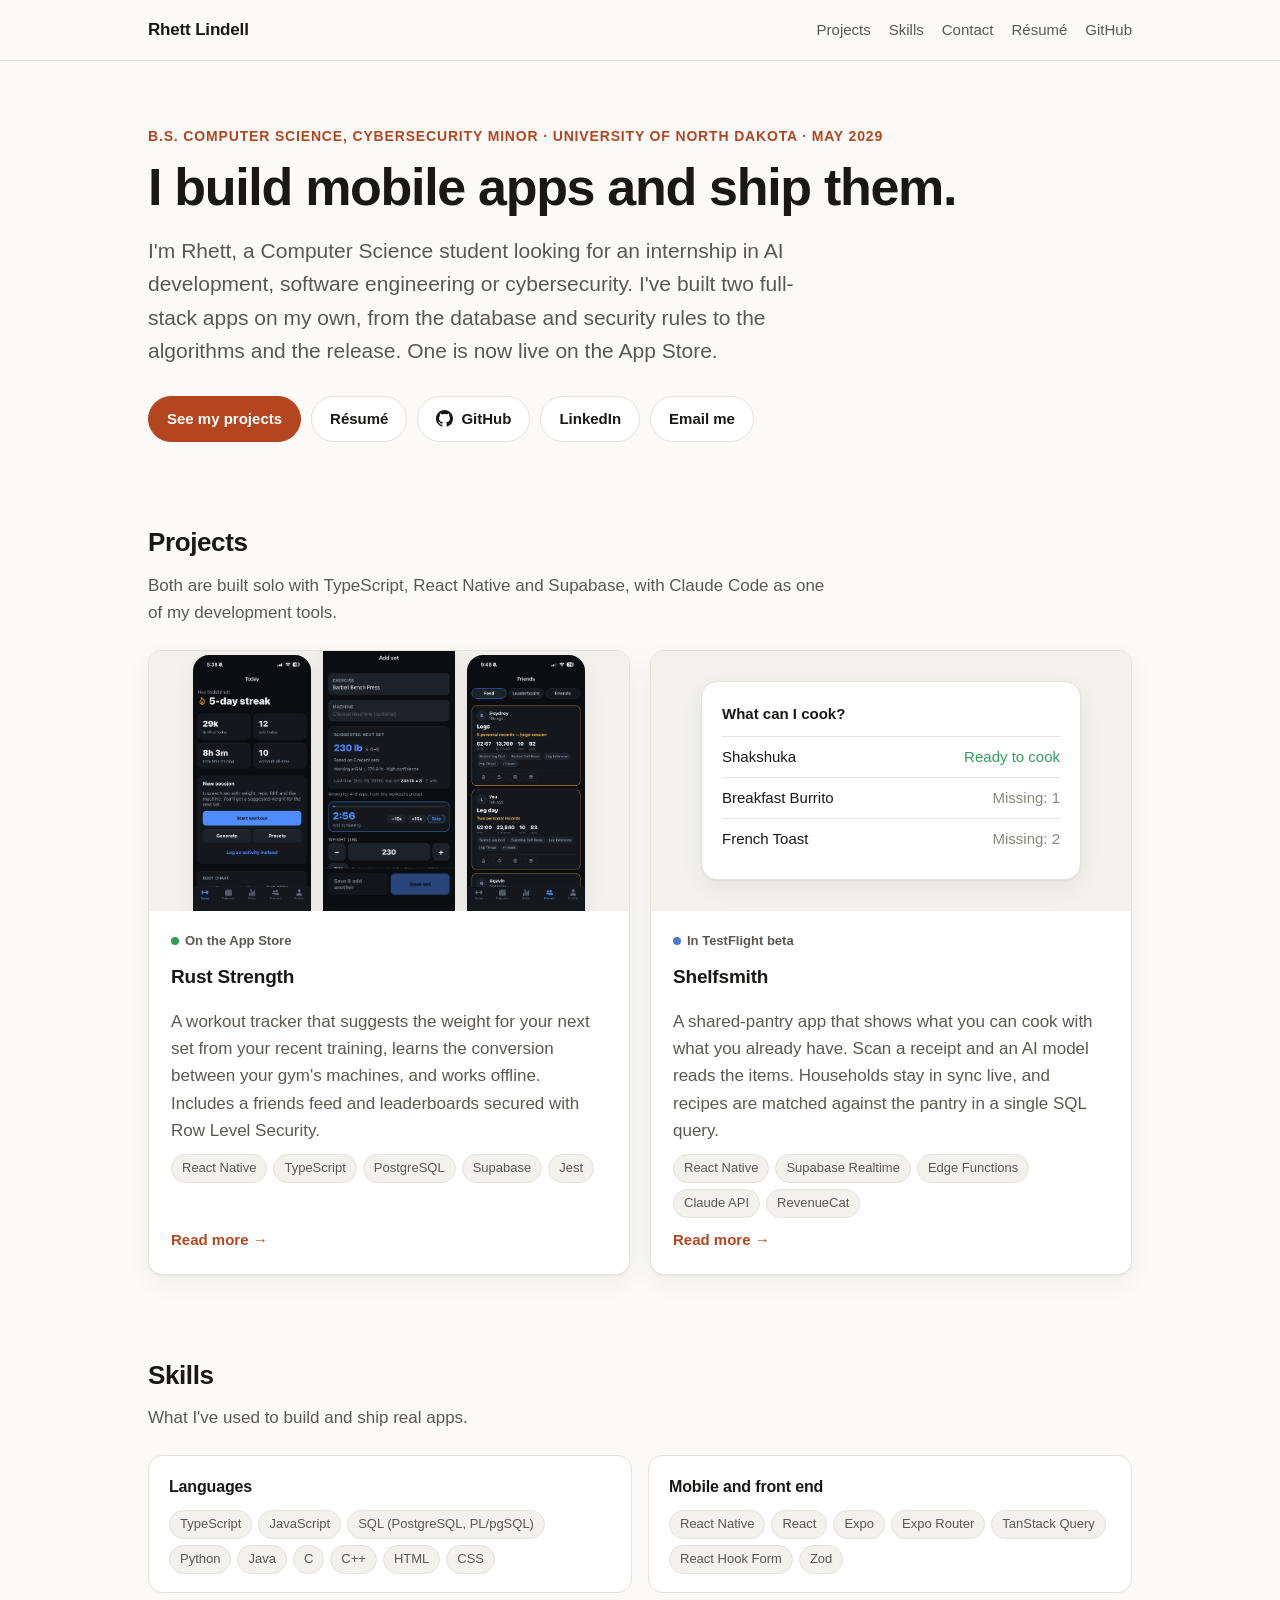
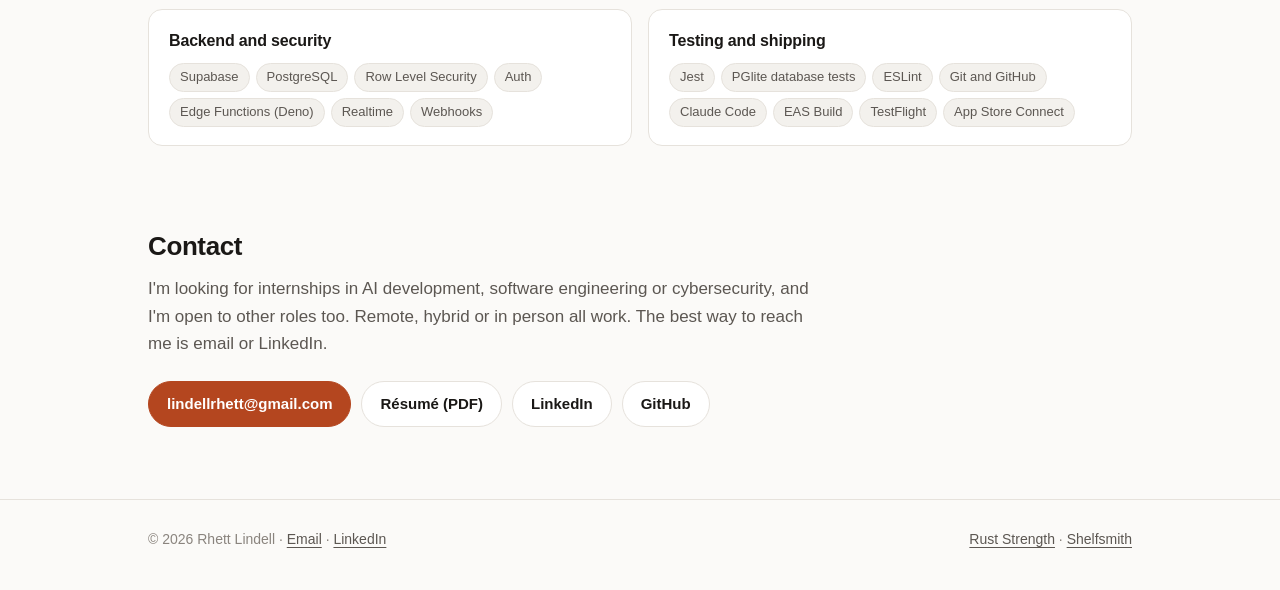
<file: index.html>
<!doctype html>
<html lang="en">
<head>
  <meta charset="utf-8" />
  <meta name="viewport" content="width=device-width, initial-scale=1" />
  <title>Rhett Lindell</title>
  <meta name="description" content="Rhett Lindell, Computer Science student at the University of North Dakota, looking for AI development, software engineering and cybersecurity internships. I build and ship full-stack mobile apps." />
  <meta property="og:title" content="Rhett Lindell" />
  <meta property="og:description" content="Computer Science and Cyber Security student. I build and ship full-stack mobile apps." />
  <meta property="og:image" content="https://lindellrhett-gif.github.io/images/rust-strength/suggestion.png" />
  <link rel="icon" href="images/rust-strength/icon.png" />
  <link rel="stylesheet" href="style.css" />
</head>
<body>
  <header class="site-header">
    <div class="wrap">
      <a class="brand" href="./">Rhett Lindell</a>
      <nav class="nav" aria-label="Main">
        <a href="#projects">Projects</a>
        <a href="#skills">Skills</a>
        <a href="#contact">Contact</a>
        <a href="resume.html">Résumé</a>
        <a href="https://github.com/lindellrhett-gif">GitHub</a>
      </nav>
    </div>
  </header>

  <main>
    <div class="wrap">
      <section class="hero">
        <p class="eyebrow">B.S. Computer Science, Cybersecurity minor · University of North Dakota · May 2029</p>
        <h1>I build mobile apps and ship them.</h1>
        <p class="lede">
          I'm Rhett, a Computer Science student looking for an internship in AI development,
          software engineering or cybersecurity.
          I've built two full-stack apps on my own, from the database and security rules
          to the algorithms and the release. One is now live on the App Store.
        </p>
        <div class="actions">
          <a class="btn primary" href="#projects">See my projects</a>
          <a class="btn" href="resume.html">Résumé</a>
          <a class="btn" href="https://github.com/lindellrhett-gif">
            <svg viewBox="0 0 16 16" fill="currentColor" aria-hidden="true"><path d="M8 0C3.58 0 0 3.58 0 8c0 3.54 2.29 6.53 5.47 7.59.4.07.55-.17.55-.38 0-.19-.01-.82-.01-1.49-2.01.37-2.53-.49-2.69-.94-.09-.23-.48-.94-.82-1.13-.28-.15-.68-.52-.01-.53.63-.01 1.08.58 1.23.82.72 1.21 1.87.87 2.33.66.07-.52.28-.87.51-1.07-1.78-.2-3.64-.89-3.64-3.95 0-.87.31-1.59.82-2.15-.08-.2-.36-1.02.08-2.12 0 0 .67-.21 2.2.82.64-.18 1.32-.27 2-.27.68 0 1.36.09 2 .27 1.53-1.04 2.2-.82 2.2-.82.44 1.1.16 1.92.08 2.12.51.56.82 1.27.82 2.15 0 3.07-1.87 3.75-3.65 3.95.29.25.54.73.54 1.48 0 1.07-.01 1.93-.01 2.2 0 .21.15.46.55.38A8.013 8.013 0 0016 8c0-4.42-3.58-8-8-8z"/></svg>
            GitHub
          </a>
          <a class="btn" href="https://www.linkedin.com/in/rhett-lindell">LinkedIn</a>
          <a class="btn" href="mailto:lindellrhett@gmail.com">Email me</a>
        </div>
      </section>

      <section id="projects">
        <h2>Projects</h2>
        <p class="section-intro">Both are built solo with TypeScript, React Native and Supabase, with Claude Code as one of my development tools.</p>

        <div class="projects">
          <a class="project" href="rust-strength.html">
            <div class="project-media">
              <img src="images/rust-strength/today.png" alt="" loading="lazy" />
              <img src="images/rust-strength/suggestion.png" alt="" loading="lazy" />
              <img src="images/rust-strength/friends.png" alt="" loading="lazy" />
            </div>
            <div class="project-body">
              <span class="status live">On the App Store</span>
              <h3>Rust Strength</h3>
              <p>
                A workout tracker that suggests the weight for your next set from your recent
                training, learns the conversion between your gym's machines, and works offline.
                Includes a friends feed and leaderboards secured with Row Level Security.
              </p>
              <ul class="tags">
                <li>React Native</li><li>TypeScript</li><li>PostgreSQL</li><li>Supabase</li><li>Jest</li>
              </ul>
              <span class="more">Read more →</span>
            </div>
          </a>

          <a class="project" href="shelfsmith.html">
            <div class="project-media text-only">
              <div class="tile" aria-hidden="true">
                <div class="tile-title">What can I cook?</div>
                <div class="row ok"><span>Shakshuka</span><span>Ready to cook</span></div>
                <div class="row"><span>Breakfast Burrito</span><span>Missing: 1</span></div>
                <div class="row"><span>French Toast</span><span>Missing: 2</span></div>
              </div>
            </div>
            <div class="project-body">
              <span class="status dev">In TestFlight beta</span>
              <h3>Shelfsmith</h3>
              <p>
                A shared-pantry app that shows what you can cook with what you already have.
                Scan a receipt and an AI model reads the items. Households stay in sync live,
                and recipes are matched against the pantry in a single SQL query.
              </p>
              <ul class="tags">
                <li>React Native</li><li>Supabase Realtime</li><li>Edge Functions</li><li>Claude API</li><li>RevenueCat</li>
              </ul>
              <span class="more">Read more →</span>
            </div>
          </a>
        </div>
      </section>

      <section id="skills">
        <h2>Skills</h2>
        <p class="section-intro">What I've used to build and ship real apps.</p>
        <div class="skills">
          <div class="skill">
            <h3>Languages</h3>
            <ul class="tags"><li>TypeScript</li><li>JavaScript</li><li>SQL (PostgreSQL, PL/pgSQL)</li><li>Python</li><li>Java</li><li>C</li><li>C++</li><li>HTML</li><li>CSS</li></ul>
          </div>
          <div class="skill">
            <h3>Mobile and front end</h3>
            <ul class="tags"><li>React Native</li><li>React</li><li>Expo</li><li>Expo Router</li><li>TanStack Query</li><li>React Hook Form</li><li>Zod</li></ul>
          </div>
          <div class="skill">
            <h3>Backend and security</h3>
            <ul class="tags"><li>Supabase</li><li>PostgreSQL</li><li>Row Level Security</li><li>Auth</li><li>Edge Functions (Deno)</li><li>Realtime</li><li>Webhooks</li></ul>
          </div>
          <div class="skill">
            <h3>Testing and shipping</h3>
            <ul class="tags"><li>Jest</li><li>PGlite database tests</li><li>ESLint</li><li>Git and GitHub</li><li>Claude Code</li><li>EAS Build</li><li>TestFlight</li><li>App Store Connect</li></ul>
          </div>
        </div>
      </section>

      <section id="contact">
        <h2>Contact</h2>
        <p class="section-intro">
          I'm looking for internships in AI development, software engineering or cybersecurity,
          and I'm open to other roles too. Remote, hybrid or in person all work.
          The best way to reach me is email or LinkedIn.
        </p>
        <div class="actions">
          <a class="btn primary" href="mailto:lindellrhett@gmail.com">lindellrhett@gmail.com</a>
          <a class="btn" href="Rhett-Lindell-Resume.pdf">Résumé (PDF)</a>
          <a class="btn" href="https://www.linkedin.com/in/rhett-lindell">LinkedIn</a>
          <a class="btn" href="https://github.com/lindellrhett-gif">GitHub</a>
        </div>
      </section>
    </div>
  </main>

  <footer class="site-footer">
    <div class="wrap">
      <span>© 2026 Rhett Lindell · <a href="mailto:lindellrhett@gmail.com">Email</a> · <a href="https://www.linkedin.com/in/rhett-lindell">LinkedIn</a></span>
      <span><a href="rust-strength.html">Rust Strength</a> · <a href="shelfsmith.html">Shelfsmith</a></span>
    </div>
  </footer>
</body>
</html>
</file>
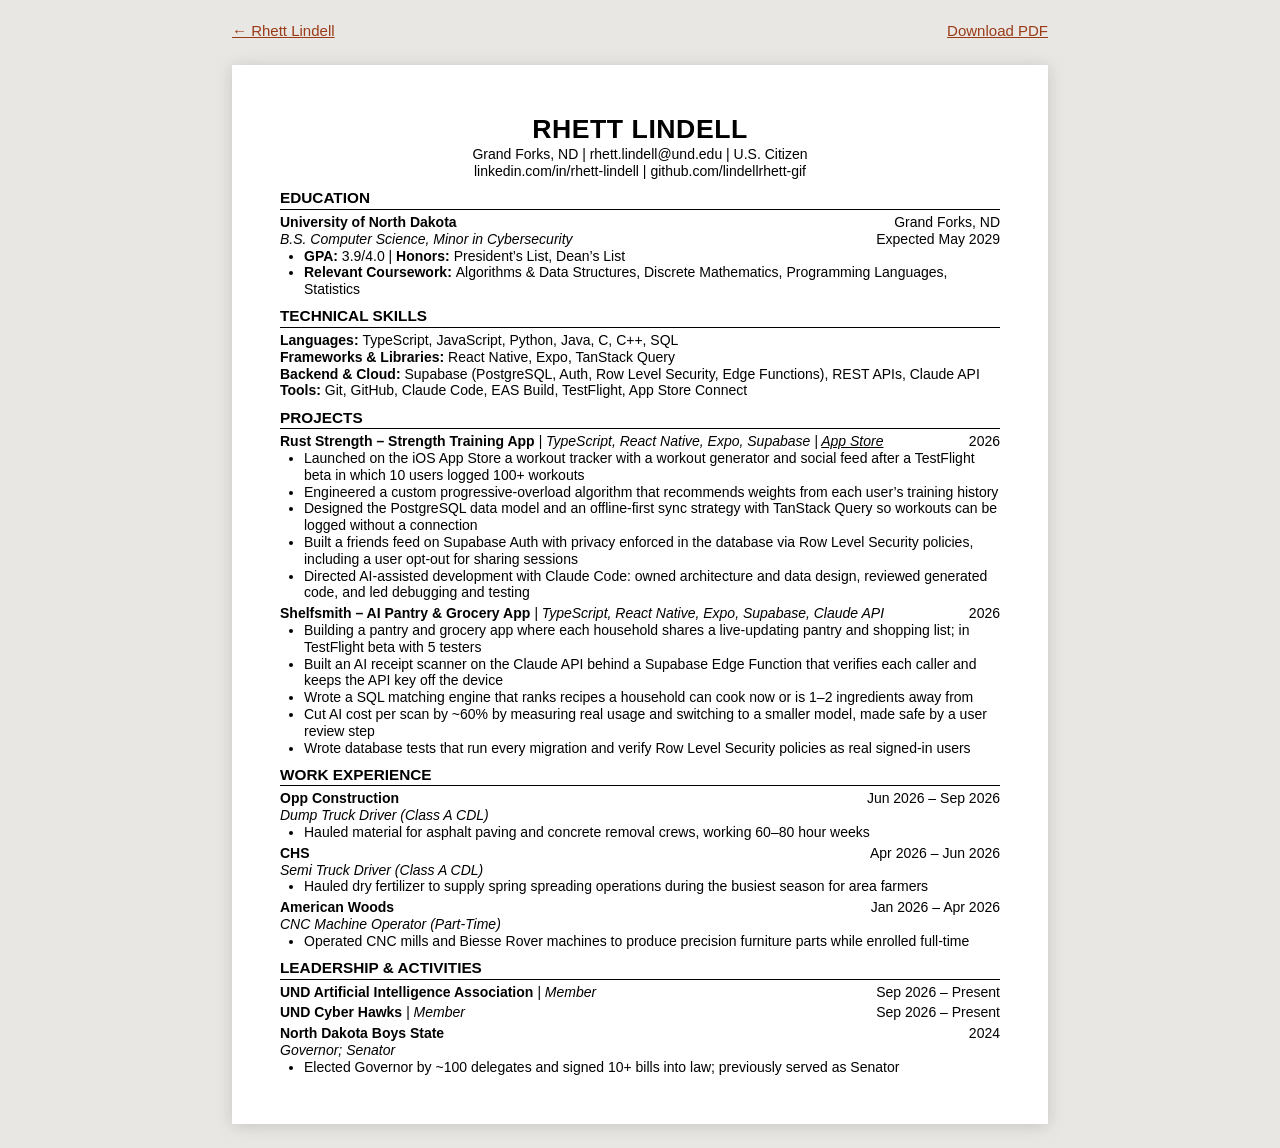
<file: resume.html>
<!doctype html>
<html lang="en">
<head>
<meta charset="utf-8" />
<meta name="viewport" content="width=device-width, initial-scale=1" />
<title>Résumé · Rhett Lindell</title>
<meta name="description" content="Résumé of Rhett Lindell, Computer Science student at the University of North Dakota." />
<link rel="icon" href="images/rust-strength/icon.png" />
<style>
  @page { size: letter; margin: 0.5in; }
  :root { --ink: #000; --paper: #fff; --rule: #000; }
  * { box-sizing: border-box; }
  body { margin: 0; background: #e9e7e3; color: var(--ink);
    font: 10.5pt/1.2 Calibri, Carlito, "Segoe UI", Arial, sans-serif; }
  .page { background: var(--paper); width: 8.5in; min-height: 11in; margin: 24px auto; padding: 0.5in;
    box-shadow: 0 2px 16px rgba(0,0,0,.15); }
  h1 { font-size: 20pt; text-align: center; margin: 0 0 1pt; letter-spacing: 0.02em; }
  .contact { text-align: center; margin: 0; }
  .contact a { color: inherit; text-decoration: none; }
  .row a { color: inherit; }
  h2 { font-size: 11.5pt; text-transform: uppercase; margin: 7pt 0 3pt; padding-bottom: 1pt;
    border-bottom: 0.75pt solid var(--rule); }
  p { margin: 0; }
  .row { display: flex; justify-content: space-between; gap: 12pt; }
  .row > span:last-child { white-space: nowrap; }
  .item + .item { margin-top: 3pt; }
  ul { margin: 0; padding-left: 0.25in; }
  li { margin: 0; }
  .toolbar { width: 8.5in; max-width: calc(100% - 32px); margin: 20px auto 0; display: flex; gap: 12px;
    justify-content: space-between; font: 15px/1.4 -apple-system, "Segoe UI", Roboto, Arial, sans-serif; }
  .toolbar a { color: #9a3b18; }
  @media (max-width: 860px) {
    .page { width: auto; min-height: 0; margin: 16px; padding: 20px 16px; }
    .row { flex-wrap: wrap; gap: 0 12pt; }
  }
  @media print {
    body { background: #fff; }
    .toolbar { display: none; }
    .page { width: auto; min-height: 0; margin: 0; padding: 0; box-shadow: none; }
  }
</style>
</head>
<body>
<nav class="toolbar"><a href="./">← Rhett Lindell</a><a href="Rhett-Lindell-Resume.pdf" download>Download PDF</a></nav>
<main class="page">
<h1>RHETT LINDELL</h1>
<p class="contact">Grand Forks, ND | <a href="mailto:rhett.lindell@und.edu">rhett.lindell@und.edu</a> | U.S. Citizen</p>
<p class="contact"><a href="https://www.linkedin.com/in/rhett-lindell">linkedin.com/in/rhett-lindell</a> | <a href="https://github.com/lindellrhett-gif">github.com/lindellrhett-gif</a></p>
<h2>Education</h2>
<div class="item"><p class="row"><b>University of North Dakota</b><span>Grand Forks, ND</span></p><p class="row"><i>B.S. Computer Science, Minor in Cybersecurity</i><span>Expected May 2029</span></p><ul><li><b>GPA: </b>3.9/4.0 | <b>Honors: </b>President’s List, Dean’s List</li><li><b>Relevant Coursework: </b>Algorithms &amp; Data Structures, Discrete Mathematics, Programming Languages, Statistics</li></ul></div>
<h2>Technical Skills</h2>
<p class="line"><b>Languages: </b>TypeScript, JavaScript, Python, Java, C, C++, SQL</p>
<p class="line"><b>Frameworks &amp; Libraries: </b>React Native, Expo, TanStack Query</p>
<p class="line"><b>Backend &amp; Cloud: </b>Supabase (PostgreSQL, Auth, Row Level Security, Edge Functions), REST APIs, Claude API</p>
<p class="line"><b>Tools: </b>Git, GitHub, Claude Code, EAS Build, TestFlight, App Store Connect</p>
<h2>Projects</h2>
<div class="item"><p class="row"><span><b>Rust Strength – Strength Training App</b><i>  |  TypeScript, React Native, Expo, Supabase  |  </i><a href="https://apps.apple.com/us/app/rust-strength/id6811736131"><i>App Store</i></a></span><span>2026</span></p><ul><li>Launched on the iOS App Store a workout tracker with a workout generator and social feed after a TestFlight beta in which 10 users logged 100+ workouts</li><li>Engineered a custom progressive-overload algorithm that recommends weights from each user’s training history</li><li>Designed the PostgreSQL data model and an offline-first sync strategy with TanStack Query so workouts can be logged without a connection</li><li>Built a friends feed on Supabase Auth with privacy enforced in the database via Row Level Security policies, including a user opt-out for sharing sessions</li><li>Directed AI-assisted development with Claude Code: owned architecture and data design, reviewed generated code, and led debugging and testing</li></ul></div>
<div class="item"><p class="row"><span><b>Shelfsmith – AI Pantry &amp; Grocery App</b><i>  |  TypeScript, React Native, Expo, Supabase, Claude API</i></span><span>2026</span></p><ul><li>Building a pantry and grocery app where each household shares a live-updating pantry and shopping list; in TestFlight beta with 5 testers</li><li>Built an AI receipt scanner on the Claude API behind a Supabase Edge Function that verifies each caller and keeps the API key off the device</li><li>Wrote a SQL matching engine that ranks recipes a household can cook now or is 1–2 ingredients away from</li><li>Cut AI cost per scan by ~60% by measuring real usage and switching to a smaller model, made safe by a user review step</li><li>Wrote database tests that run every migration and verify Row Level Security policies as real signed-in users</li></ul></div>
<h2>Work Experience</h2>
<div class="item"><p class="row"><b>Opp Construction</b><span>Jun 2026 – Sep 2026</span></p><p class="row"><i>Dump Truck Driver (Class A CDL)</i><span></span></p><ul><li>Hauled material for asphalt paving and concrete removal crews, working 60–80 hour weeks</li></ul></div>
<div class="item"><p class="row"><b>CHS</b><span>Apr 2026 – Jun 2026</span></p><p class="row"><i>Semi Truck Driver (Class A CDL)</i><span></span></p><ul><li>Hauled dry fertilizer to supply spring spreading operations during the busiest season for area farmers</li></ul></div>
<div class="item"><p class="row"><b>American Woods</b><span>Jan 2026 – Apr 2026</span></p><p class="row"><i>CNC Machine Operator (Part-Time)</i><span></span></p><ul><li>Operated CNC mills and Biesse Rover machines to produce precision furniture parts while enrolled full-time</li></ul></div>
<h2>Leadership &amp; Activities</h2>
<div class="item"><p class="row"><span><b>UND Artificial Intelligence Association</b><i>  |  Member</i></span><span>Sep 2026 – Present</span></p></div>
<div class="item"><p class="row"><span><b>UND Cyber Hawks</b><i>  |  Member</i></span><span>Sep 2026 – Present</span></p></div>
<div class="item"><p class="row"><b>North Dakota Boys State</b><span>2024</span></p><p class="row"><i>Governor; Senator</i><span></span></p><ul><li>Elected Governor by ~100 delegates and signed 10+ bills into law; previously served as Senator</li></ul></div>

</main>
</body>
</html>
</file>
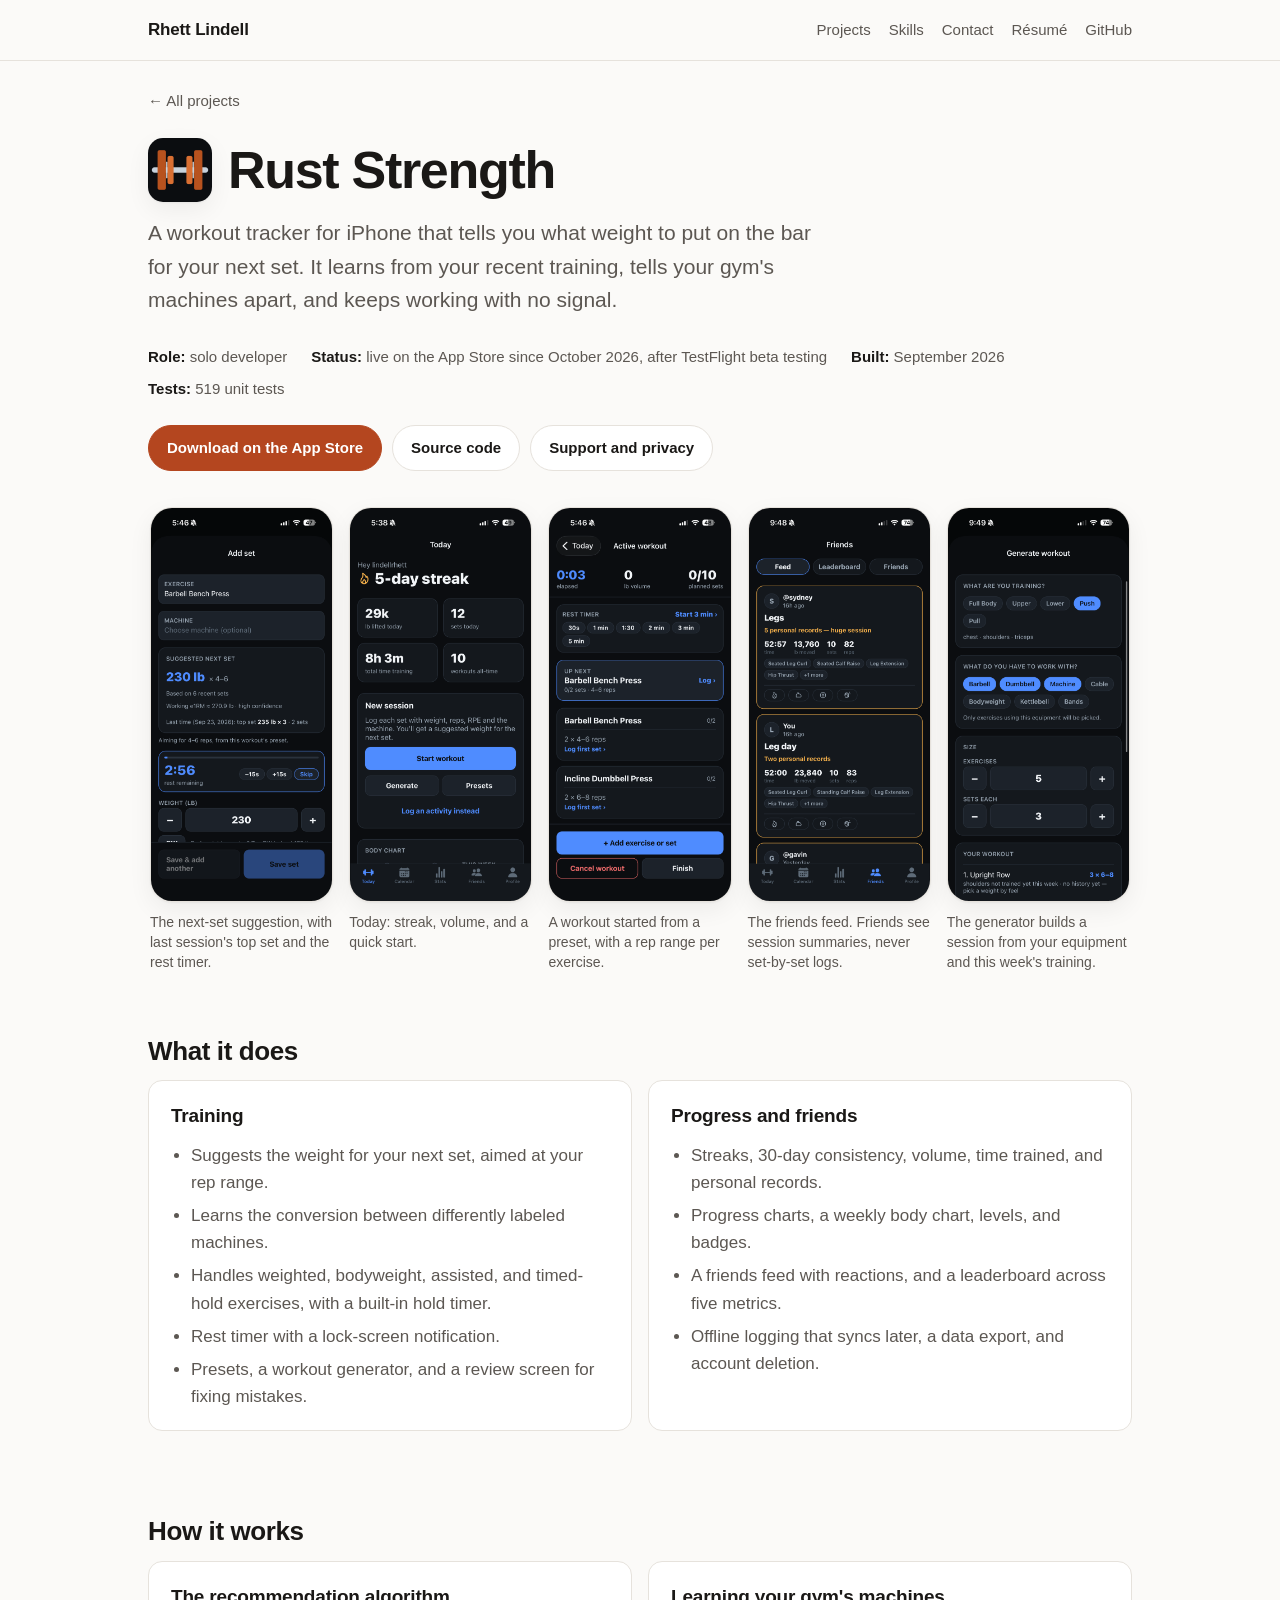
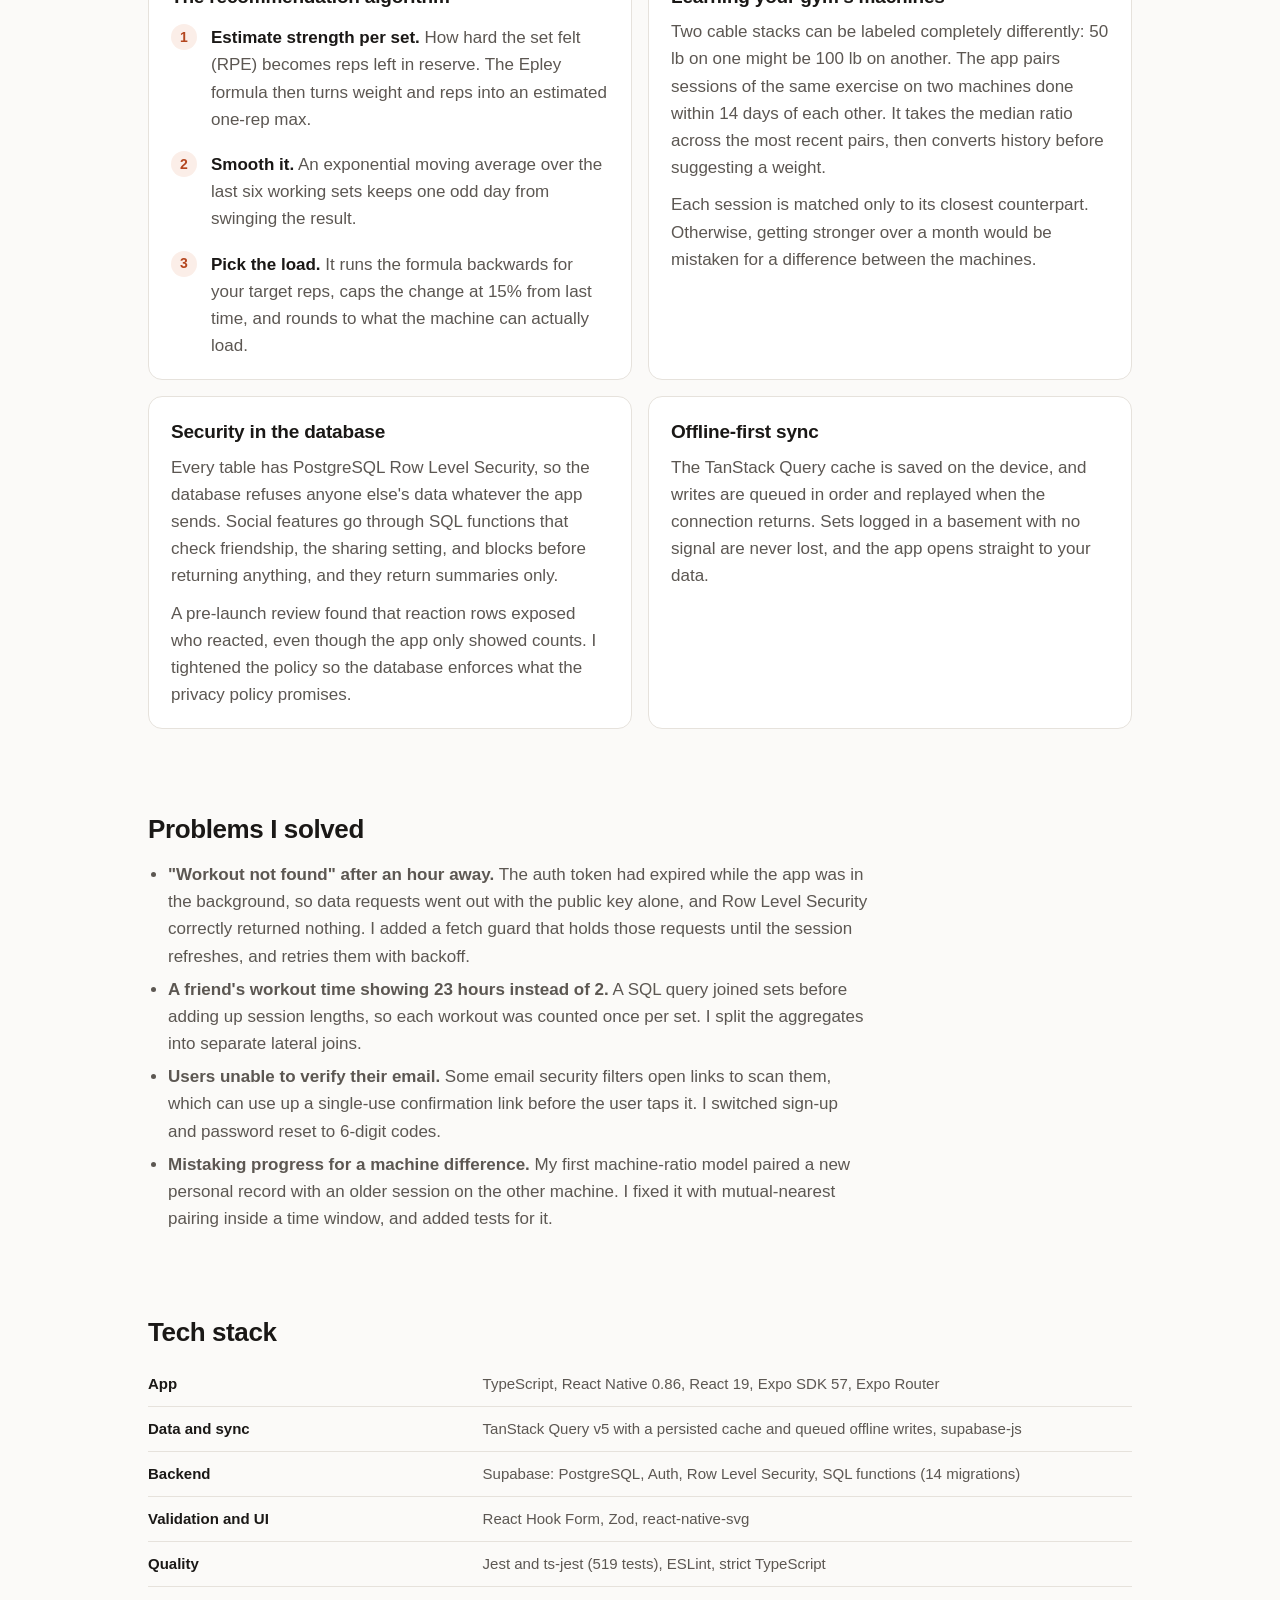
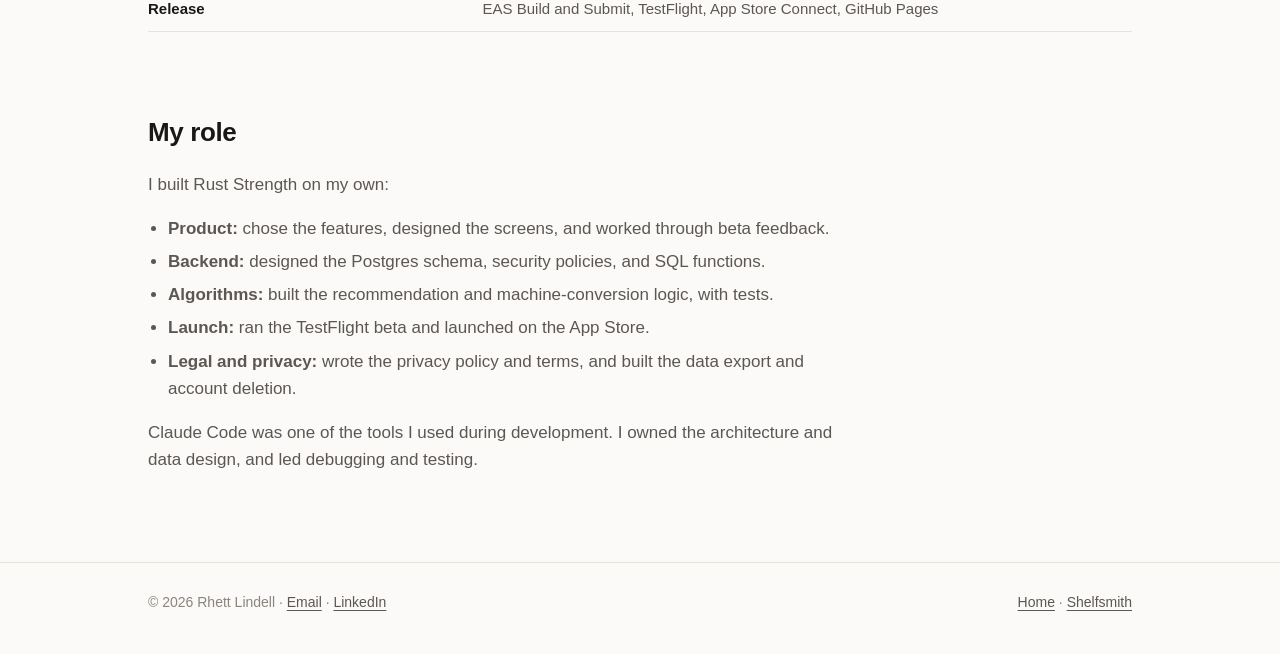
<file: rust-strength.html>
<!doctype html>
<html lang="en">
<head>
  <meta charset="utf-8" />
  <meta name="viewport" content="width=device-width, initial-scale=1" />
  <title>Rust Strength · Rhett Lindell</title>
  <meta name="description" content="Rust Strength, an iPhone workout tracker that suggests the weight for your next set. Built solo with React Native, TypeScript and Supabase." />
  <meta property="og:title" content="Rust Strength · Rhett Lindell" />
  <meta property="og:description" content="A workout tracker that suggests the weight for your next set and learns your gym's machines." />
  <meta property="og:image" content="https://lindellrhett-gif.github.io/images/rust-strength/suggestion.png" />
  <link rel="icon" href="images/rust-strength/icon.png" />
  <link rel="stylesheet" href="style.css" />
</head>
<body>
  <header class="site-header">
    <div class="wrap">
      <a class="brand" href="./">Rhett Lindell</a>
      <nav class="nav" aria-label="Main">
        <a href="./#projects">Projects</a>
        <a href="./#skills">Skills</a>
        <a href="./#contact">Contact</a>
        <a href="resume.html">Résumé</a>
        <a href="https://github.com/lindellrhett-gif">GitHub</a>
      </nav>
    </div>
  </header>

  <main>
    <div class="wrap">
      <a class="back" href="./#projects">← All projects</a>

      <section class="project-hero">
        <div class="title-row">
          <img src="images/rust-strength/icon.png" alt="Rust Strength app icon" />
          <h1>Rust Strength</h1>
        </div>
        <p class="lede">
          A workout tracker for iPhone that tells you what weight to put on the bar for your
          next set. It learns from your recent training, tells your gym's machines apart, and
          keeps working with no signal.
        </p>
        <ul class="facts">
          <li><strong>Role:</strong> solo developer</li>
          <li><strong>Status:</strong> live on the App Store since October 2026, after TestFlight beta testing</li>
          <li><strong>Built:</strong> September 2026</li>
          <li><strong>Tests:</strong> 519 unit tests</li>
        </ul>
        <div class="actions">
          <a class="btn primary" href="https://apps.apple.com/us/app/rust-strength/id6811736131">Download on the App Store</a>
          <a class="btn" href="https://github.com/lindellrhett-gif/rust-strength-app">Source code</a>
          <a class="btn" href="https://lindellrhett-gif.github.io/rust-strength/">Support and privacy</a>
        </div>
      </section>

      <div class="gallery" role="list">
        <figure role="listitem">
          <img src="images/rust-strength/suggestion.png" alt="Add set screen suggesting 230 lb for 4 to 6 reps, with the estimated one-rep max, last session's top set and a rest timer" loading="lazy" />
          <figcaption>The next-set suggestion, with last session's top set and the rest timer.</figcaption>
        </figure>
        <figure role="listitem">
          <img src="images/rust-strength/today.png" alt="Today screen with a 5-day streak, pounds lifted, sets and total training time" loading="lazy" />
          <figcaption>Today: streak, volume, and a quick start.</figcaption>
        </figure>
        <figure role="listitem">
          <img src="images/rust-strength/workout.png" alt="Active workout started from a preset, with planned sets and rep ranges" loading="lazy" />
          <figcaption>A workout started from a preset, with a rep range per exercise.</figcaption>
        </figure>
        <figure role="listitem">
          <img src="images/rust-strength/friends.png" alt="Friends feed of finished sessions with personal records, volume, sets and reps" loading="lazy" />
          <figcaption>The friends feed. Friends see session summaries, never set-by-set logs.</figcaption>
        </figure>
        <figure role="listitem">
          <img src="images/rust-strength/generate.png" alt="Workout generator choosing a push day from barbell, dumbbell and machine exercises" loading="lazy" />
          <figcaption>The generator builds a session from your equipment and this week's training.</figcaption>
        </figure>
      </div>

      <section>
        <h2>What it does</h2>
        <div class="grid-2">
          <div class="card">
            <h3>Training</h3>
            <ul>
              <li>Suggests the weight for your next set, aimed at your rep range.</li>
              <li>Learns the conversion between differently labeled machines.</li>
              <li>Handles weighted, bodyweight, assisted, and timed-hold exercises, with a built-in hold timer.</li>
              <li>Rest timer with a lock-screen notification.</li>
              <li>Presets, a workout generator, and a review screen for fixing mistakes.</li>
            </ul>
          </div>
          <div class="card">
            <h3>Progress and friends</h3>
            <ul>
              <li>Streaks, 30-day consistency, volume, time trained, and personal records.</li>
              <li>Progress charts, a weekly body chart, levels, and badges.</li>
              <li>A friends feed with reactions, and a leaderboard across five metrics.</li>
              <li>Offline logging that syncs later, a data export, and account deletion.</li>
            </ul>
          </div>
        </div>
      </section>

      <section>
        <h2>How it works</h2>
        <div class="grid-2">
          <div class="card">
            <h3>The recommendation algorithm</h3>
            <ol class="steps">
              <li><strong>Estimate strength per set.</strong> How hard the set felt (RPE) becomes reps left in reserve. The Epley formula then turns weight and reps into an estimated one-rep max.</li>
              <li><strong>Smooth it.</strong> An exponential moving average over the last six working sets keeps one odd day from swinging the result.</li>
              <li><strong>Pick the load.</strong> It runs the formula backwards for your target reps, caps the change at 15% from last time, and rounds to what the machine can actually load.</li>
            </ol>
          </div>
          <div class="card">
            <h3>Learning your gym's machines</h3>
            <p>
              Two cable stacks can be labeled completely differently: 50 lb on one might be 100 lb on
              another. The app pairs sessions of the same exercise on two machines done within
              14 days of each other. It takes the median ratio across the most recent pairs, then
              converts history before suggesting a weight.
            </p>
            <p>
              Each session is matched only to its closest counterpart. Otherwise, getting stronger
              over a month would be mistaken for a difference between the machines.
            </p>
          </div>
          <div class="card">
            <h3>Security in the database</h3>
            <p>
              Every table has PostgreSQL Row Level Security, so the database refuses anyone else's
              data whatever the app sends. Social features go through SQL functions that check
              friendship, the sharing setting, and blocks before returning anything, and they return
              summaries only.
            </p>
            <p>
              A pre-launch review found that reaction rows exposed who reacted, even though the app
              only showed counts. I tightened the policy so the database enforces what the privacy
              policy promises.
            </p>
          </div>
          <div class="card">
            <h3>Offline-first sync</h3>
            <p>
              The TanStack Query cache is saved on the device, and writes are queued in order and
              replayed when the connection returns. Sets logged in a basement with no signal are
              never lost, and the app opens straight to your data.
            </p>
          </div>
        </div>
      </section>

      <section class="prose">
        <h2>Problems I solved</h2>
        <ul>
          <li>
            <strong>"Workout not found" after an hour away.</strong> The auth token had expired while
            the app was in the background, so data requests went out with the public key alone, and
            Row Level Security correctly returned nothing. I added a fetch guard that holds those
            requests until the session refreshes, and retries them with backoff.
          </li>
          <li>
            <strong>A friend's workout time showing 23 hours instead of 2.</strong> A SQL query joined
            sets before adding up session lengths, so each workout was counted once per set. I split
            the aggregates into separate lateral joins.
          </li>
          <li>
            <strong>Users unable to verify their email.</strong> Some email security filters open links to
            scan them, which can use up a single-use confirmation link before the user taps it. I switched sign-up and
            password reset to 6-digit codes.
          </li>
          <li>
            <strong>Mistaking progress for a machine difference.</strong> My first machine-ratio model
            paired a new personal record with an older session on the other machine. I fixed it with
            mutual-nearest pairing inside a time window, and added tests for it.
          </li>
        </ul>
      </section>

      <section>
        <h2>Tech stack</h2>
        <table class="stack">
          <tr><th>App</th><td>TypeScript, React Native 0.86, React 19, Expo SDK 57, Expo Router</td></tr>
          <tr><th>Data and sync</th><td>TanStack Query v5 with a persisted cache and queued offline writes, supabase-js</td></tr>
          <tr><th>Backend</th><td>Supabase: PostgreSQL, Auth, Row Level Security, SQL functions (14 migrations)</td></tr>
          <tr><th>Validation and UI</th><td>React Hook Form, Zod, react-native-svg</td></tr>
          <tr><th>Quality</th><td>Jest and ts-jest (519 tests), ESLint, strict TypeScript</td></tr>
          <tr><th>Release</th><td>EAS Build and Submit, TestFlight, App Store Connect, GitHub Pages</td></tr>
        </table>
      </section>

      <section class="prose">
        <h2>My role</h2>
        <p>I built Rust Strength on my own:</p>
        <ul>
          <li><strong>Product:</strong> chose the features, designed the screens, and worked through beta feedback.</li>
          <li><strong>Backend:</strong> designed the Postgres schema, security policies, and SQL functions.</li>
          <li><strong>Algorithms:</strong> built the recommendation and machine-conversion logic, with tests.</li>
          <li><strong>Launch:</strong> ran the TestFlight beta and launched on the App Store.</li>
          <li><strong>Legal and privacy:</strong> wrote the privacy policy and terms, and built the data export and account deletion.</li>
        </ul>
        <p>Claude Code was one of the tools I used during development. I owned the architecture and data design, and led debugging and testing.</p>
      </section>
    </div>
  </main>

  <footer class="site-footer">
    <div class="wrap">
      <span>© 2026 Rhett Lindell · <a href="mailto:lindellrhett@gmail.com">Email</a> · <a href="https://www.linkedin.com/in/rhett-lindell">LinkedIn</a></span>
      <span><a href="./">Home</a> · <a href="shelfsmith.html">Shelfsmith</a></span>
    </div>
  </footer>
</body>
</html>
</file>
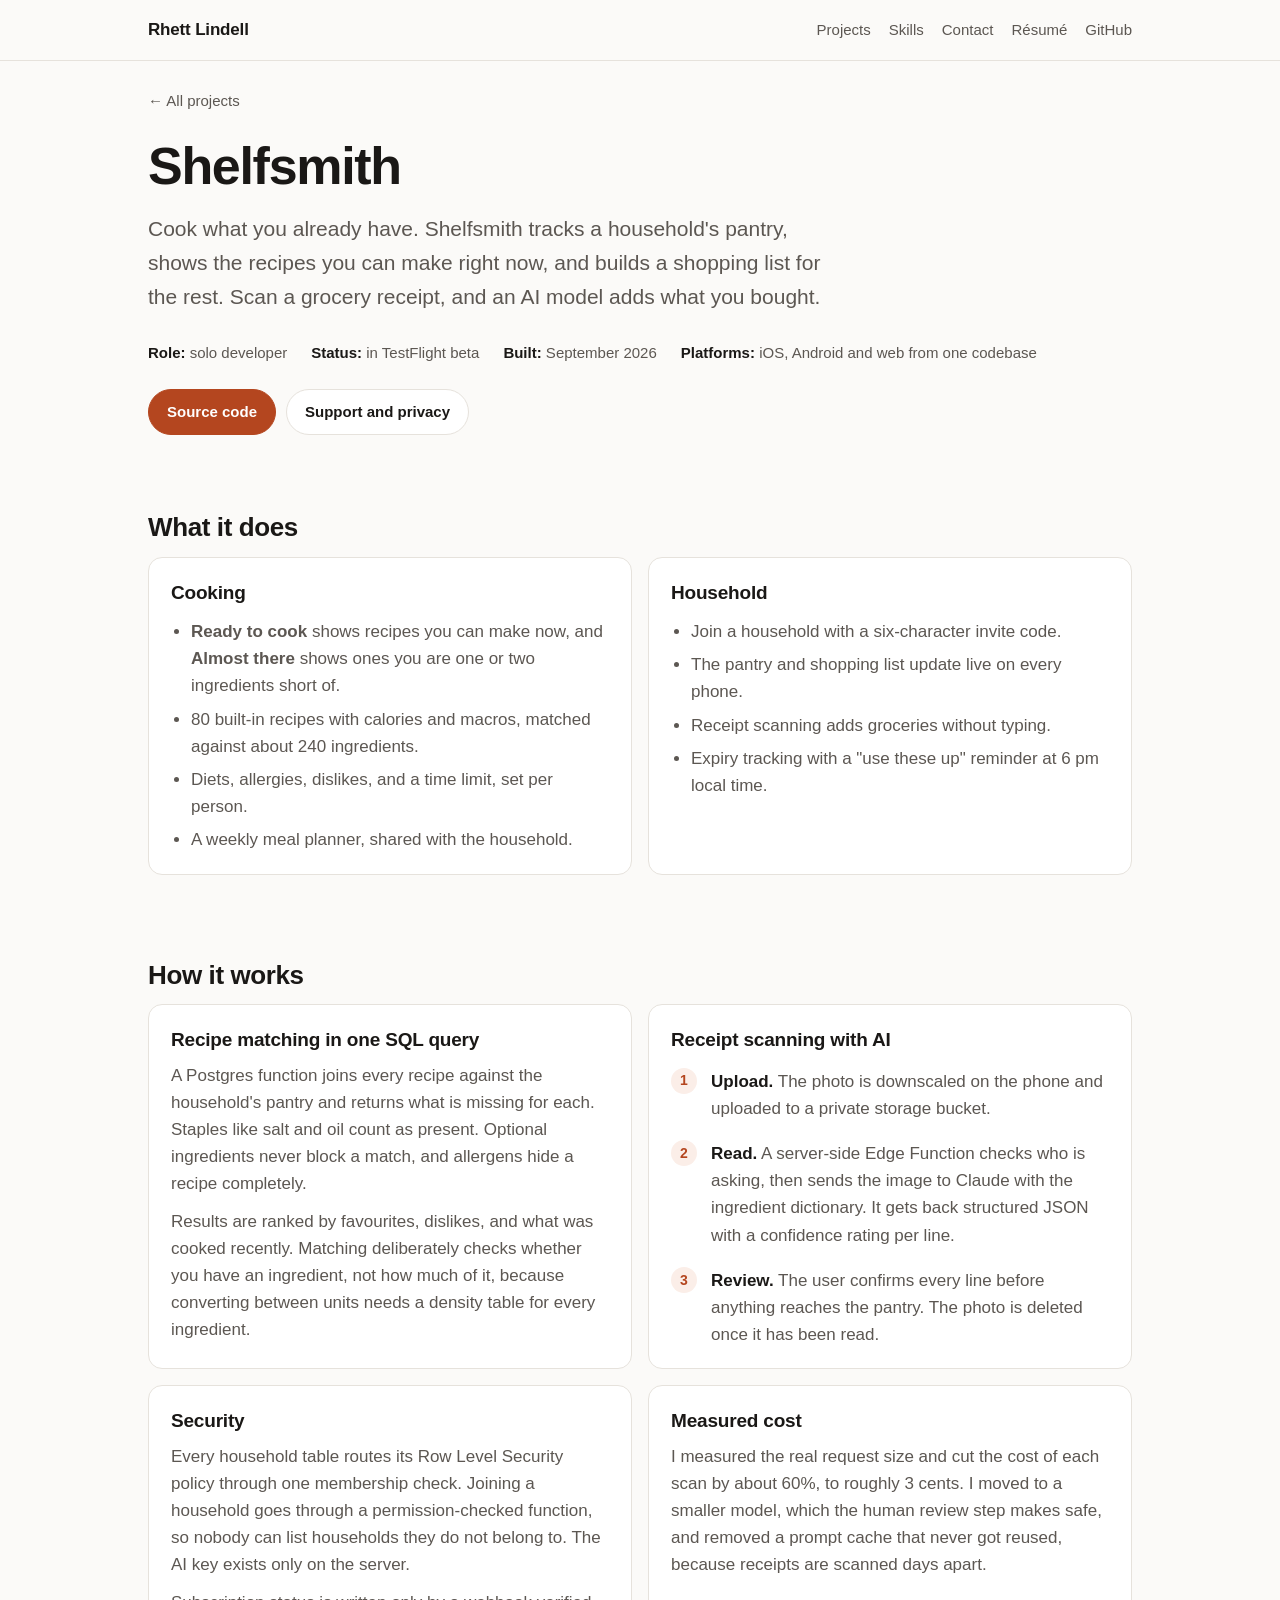
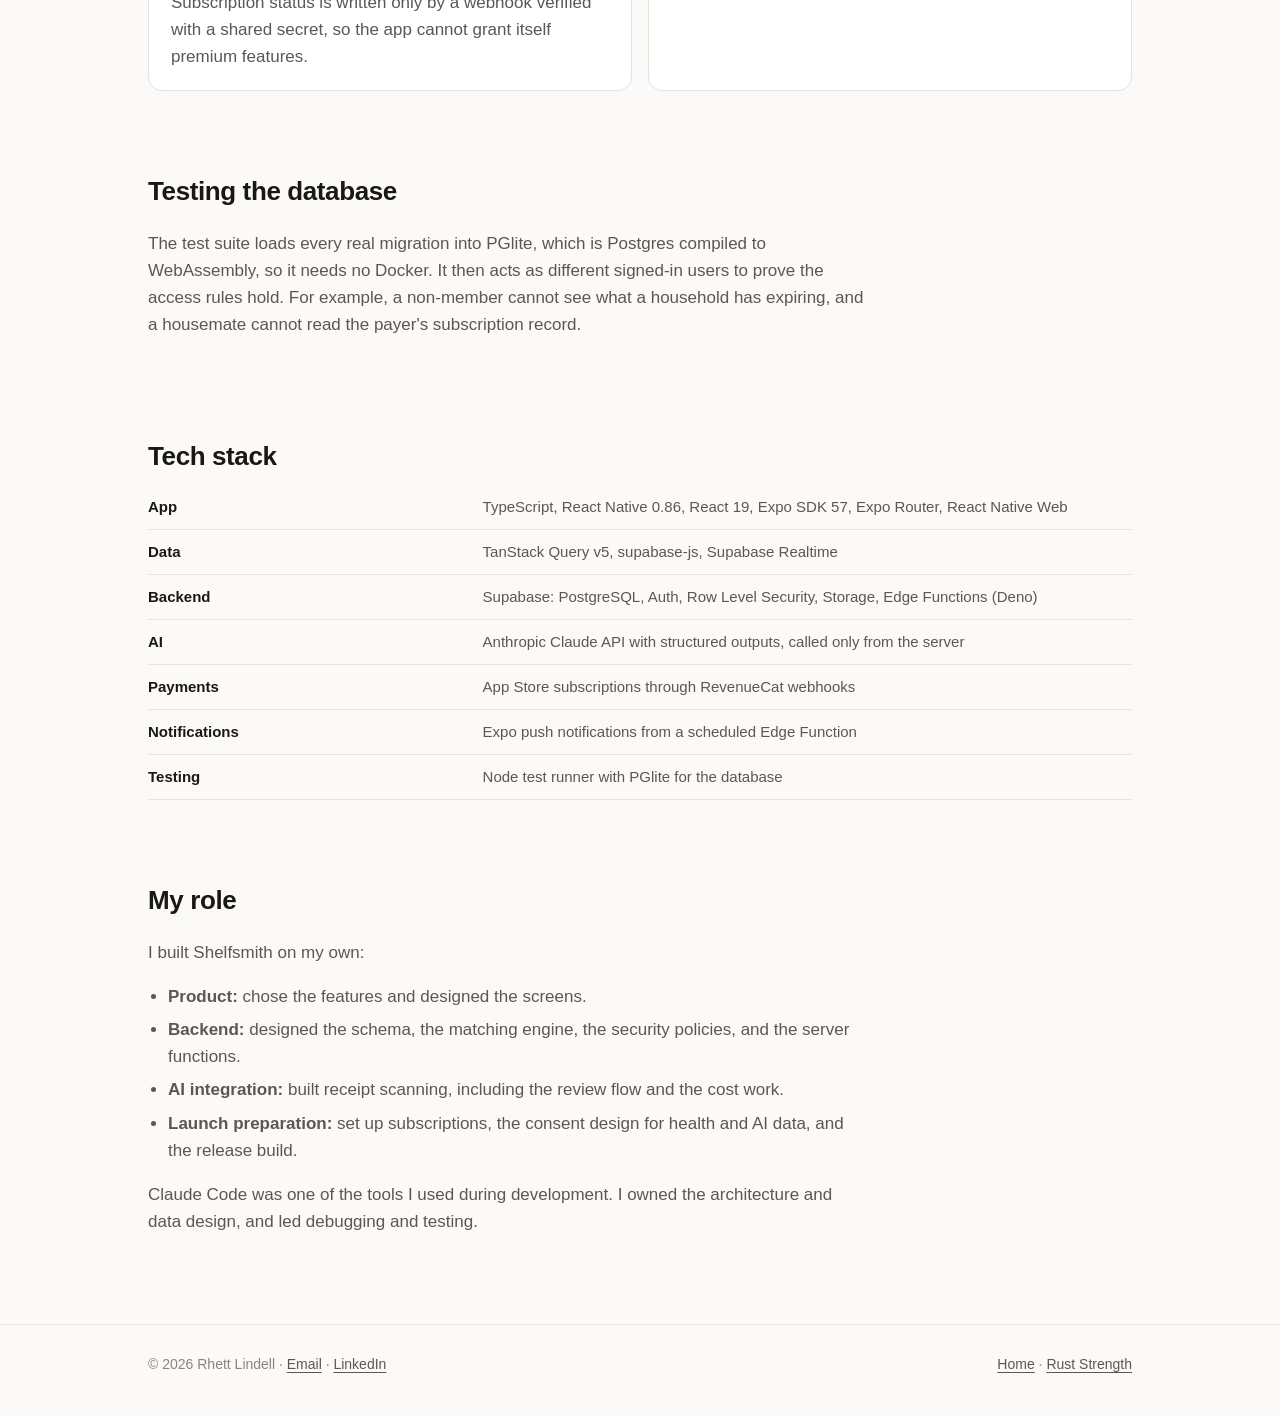
<file: shelfsmith.html>
<!doctype html>
<html lang="en">
<head>
  <meta charset="utf-8" />
  <meta name="viewport" content="width=device-width, initial-scale=1" />
  <title>Shelfsmith · Rhett Lindell</title>
  <meta name="description" content="Shelfsmith, a shared-pantry app that shows what you can cook with what you already have. Built solo with React Native, Supabase and the Claude API." />
  <meta property="og:title" content="Shelfsmith · Rhett Lindell" />
  <meta property="og:description" content="A shared-pantry app that shows what you can cook with what you already have." />
  <link rel="icon" href="images/rust-strength/icon.png" />
  <link rel="stylesheet" href="style.css" />
</head>
<body>
  <header class="site-header">
    <div class="wrap">
      <a class="brand" href="./">Rhett Lindell</a>
      <nav class="nav" aria-label="Main">
        <a href="./#projects">Projects</a>
        <a href="./#skills">Skills</a>
        <a href="./#contact">Contact</a>
        <a href="resume.html">Résumé</a>
        <a href="https://github.com/lindellrhett-gif">GitHub</a>
      </nav>
    </div>
  </header>

  <main>
    <div class="wrap">
      <a class="back" href="./#projects">← All projects</a>

      <section class="project-hero">
        <h1>Shelfsmith</h1>
        <p class="lede">
          Cook what you already have. Shelfsmith tracks a household's pantry, shows the recipes
          you can make right now, and builds a shopping list for the rest. Scan a grocery receipt,
          and an AI model adds what you bought.
        </p>
        <ul class="facts">
          <li><strong>Role:</strong> solo developer</li>
          <li><strong>Status:</strong> in TestFlight beta</li>
          <li><strong>Built:</strong> September 2026</li>
          <li><strong>Platforms:</strong> iOS, Android and web from one codebase</li>
        </ul>
        <div class="actions">
          <a class="btn primary" href="https://github.com/lindellrhett-gif/cooking-app">Source code</a>
          <a class="btn" href="https://lindellrhett-gif.github.io/shelfsmith/site/">Support and privacy</a>
        </div>
      </section>

      <section>
        <h2>What it does</h2>
        <div class="grid-2">
          <div class="card">
            <h3>Cooking</h3>
            <ul>
              <li><strong>Ready to cook</strong> shows recipes you can make now, and <strong>Almost there</strong> shows ones you are one or two ingredients short of.</li>
              <li>80 built-in recipes with calories and macros, matched against about 240 ingredients.</li>
              <li>Diets, allergies, dislikes, and a time limit, set per person.</li>
              <li>A weekly meal planner, shared with the household.</li>
            </ul>
          </div>
          <div class="card">
            <h3>Household</h3>
            <ul>
              <li>Join a household with a six-character invite code.</li>
              <li>The pantry and shopping list update live on every phone.</li>
              <li>Receipt scanning adds groceries without typing.</li>
              <li>Expiry tracking with a "use these up" reminder at 6 pm local time.</li>
            </ul>
          </div>
        </div>
      </section>

      <section>
        <h2>How it works</h2>
        <div class="grid-2">
          <div class="card">
            <h3>Recipe matching in one SQL query</h3>
            <p>
              A Postgres function joins every recipe against the household's pantry and returns
              what is missing for each. Staples like salt and oil count as present. Optional
              ingredients never block a match, and allergens hide a recipe completely.
            </p>
            <p>
              Results are ranked by favourites, dislikes, and what was cooked recently. Matching
              deliberately checks whether you have an ingredient, not how much of it, because
              converting between units needs a density table for every ingredient.
            </p>
          </div>
          <div class="card">
            <h3>Receipt scanning with AI</h3>
            <ol class="steps">
              <li><strong>Upload.</strong> The photo is downscaled on the phone and uploaded to a private storage bucket.</li>
              <li><strong>Read.</strong> A server-side Edge Function checks who is asking, then sends the image to Claude with the ingredient dictionary. It gets back structured JSON with a confidence rating per line.</li>
              <li><strong>Review.</strong> The user confirms every line before anything reaches the pantry. The photo is deleted once it has been read.</li>
            </ol>
          </div>
          <div class="card">
            <h3>Security</h3>
            <p>
              Every household table routes its Row Level Security policy through one membership
              check. Joining a household goes through a permission-checked function, so nobody can
              list households they do not belong to. The AI key exists only on the server.
            </p>
            <p>
              Subscription status is written only by a webhook verified with a shared secret, so
              the app cannot grant itself premium features.
            </p>
          </div>
          <div class="card">
            <h3>Measured cost</h3>
            <p>
              I measured the real request size and cut the cost of each scan by about 60%, to
              roughly 3 cents. I moved to a smaller model, which the human review step makes safe,
              and removed a prompt cache that never got reused, because receipts are scanned days
              apart.
            </p>
          </div>
        </div>
      </section>

      <section class="prose">
        <h2>Testing the database</h2>
        <p>
          The test suite loads every real migration into PGlite, which is Postgres compiled to
          WebAssembly, so it needs no Docker. It then acts as different signed-in users to prove
          the access rules hold. For example, a non-member cannot see what a household has
          expiring, and a housemate cannot read the payer's subscription record.
        </p>
      </section>

      <section>
        <h2>Tech stack</h2>
        <table class="stack">
          <tr><th>App</th><td>TypeScript, React Native 0.86, React 19, Expo SDK 57, Expo Router, React Native Web</td></tr>
          <tr><th>Data</th><td>TanStack Query v5, supabase-js, Supabase Realtime</td></tr>
          <tr><th>Backend</th><td>Supabase: PostgreSQL, Auth, Row Level Security, Storage, Edge Functions (Deno)</td></tr>
          <tr><th>AI</th><td>Anthropic Claude API with structured outputs, called only from the server</td></tr>
          <tr><th>Payments</th><td>App Store subscriptions through RevenueCat webhooks</td></tr>
          <tr><th>Notifications</th><td>Expo push notifications from a scheduled Edge Function</td></tr>
          <tr><th>Testing</th><td>Node test runner with PGlite for the database</td></tr>
        </table>
      </section>

      <section class="prose">
        <h2>My role</h2>
        <p>I built Shelfsmith on my own:</p>
        <ul>
          <li><strong>Product:</strong> chose the features and designed the screens.</li>
          <li><strong>Backend:</strong> designed the schema, the matching engine, the security policies, and the server functions.</li>
          <li><strong>AI integration:</strong> built receipt scanning, including the review flow and the cost work.</li>
          <li><strong>Launch preparation:</strong> set up subscriptions, the consent design for health and AI data, and the release build.</li>
        </ul>
        <p>Claude Code was one of the tools I used during development. I owned the architecture and data design, and led debugging and testing.</p>
      </section>
    </div>
  </main>

  <footer class="site-footer">
    <div class="wrap">
      <span>© 2026 Rhett Lindell · <a href="mailto:lindellrhett@gmail.com">Email</a> · <a href="https://www.linkedin.com/in/rhett-lindell">LinkedIn</a></span>
      <span><a href="./">Home</a> · <a href="rust-strength.html">Rust Strength</a></span>
    </div>
  </footer>
</body>
</html>
</file>
<file: style.css>
:root {
  --bg: #fbfaf8;
  --surface: #ffffff;
  --surface-2: #f3f1ed;
  --text: #1a1816;
  --muted: #5c5752;
  --faint: #8a847e;
  --border: #e6e2dc;
  --accent: #b4461f;
  --accent-soft: #fbeee8;
  --shadow: 0 1px 2px rgba(20, 16, 12, 0.05), 0 8px 24px rgba(20, 16, 12, 0.06);
  --radius: 14px;
  --max: 1040px;
  color-scheme: light;
}

@media (prefers-color-scheme: dark) {
  :root:not([data-theme="light"]) {
    --bg: #111214;
    --surface: #18191c;
    --surface-2: #202226;
    --text: #eceae6;
    --muted: #a8a39d;
    --faint: #7d7872;
    --border: #2b2d31;
    --accent: #f08a5d;
    --accent-soft: #2a1d17;
    --shadow: 0 1px 2px rgba(0, 0, 0, 0.3), 0 8px 24px rgba(0, 0, 0, 0.25);
    color-scheme: dark;
  }
}

* { box-sizing: border-box; }
html { -webkit-text-size-adjust: 100%; scroll-behavior: smooth; }

body {
  margin: 0;
  background: var(--bg);
  color: var(--text);
  font: 17px/1.6 -apple-system, BlinkMacSystemFont, "Segoe UI", Roboto, "Helvetica Neue", Arial, sans-serif;
}

img { max-width: 100%; display: block; }
a { color: var(--accent); text-decoration-thickness: 1px; text-underline-offset: 3px; }
a:hover { text-decoration-thickness: 2px; }

.wrap { max-width: var(--max); margin: 0 auto; padding-inline: 16px; }
@media (min-width: 640px) { .wrap { padding-inline: 28px; } }

/* Header */
.site-header { border-bottom: 1px solid var(--border); background: var(--bg); position: sticky; top: 0; z-index: 10; }
.site-header .wrap { display: flex; align-items: center; justify-content: space-between; gap: 16px; min-height: 60px; }
.brand { font-weight: 700; color: var(--text); text-decoration: none; letter-spacing: -0.01em; white-space: nowrap; }
.nav { display: flex; gap: 4px 18px; flex-wrap: wrap; justify-content: flex-end; font-size: 15px; }
.nav a { color: var(--muted); text-decoration: none; }
.nav a:hover, .nav a[aria-current="page"] { color: var(--text); }
@media (max-width: 420px) { .nav { gap: 4px 12px; font-size: 14px; } .nav a:last-child { display: none; }
  .site-header .wrap { min-height: 52px; } }

/* Hero */
.hero { padding: 64px 0 40px; }
.eyebrow { color: var(--accent); font-weight: 600; font-size: 14px; letter-spacing: 0.06em; text-transform: uppercase; margin: 0 0 12px; }
h1 { font-size: clamp(34px, 6vw, 52px); line-height: 1.08; letter-spacing: -0.025em; margin: 0 0 18px; }
.lede { font-size: clamp(18px, 2.4vw, 21px); color: var(--muted); max-width: 680px; margin: 0 0 28px; }
.actions { display: flex; flex-wrap: wrap; gap: 10px; }

.btn {
  display: inline-flex; align-items: center; gap: 8px;
  padding: 10px 18px; border-radius: 999px; font-weight: 600; font-size: 15px;
  text-decoration: none; border: 1px solid var(--border); color: var(--text); background: var(--surface);
}
.btn:hover { border-color: var(--faint); }
.btn.primary { background: var(--accent); border-color: var(--accent); color: #fff; }
@media (prefers-color-scheme: dark) { :root:not([data-theme="light"]) .btn.primary { color: #1a0f0a; } }
.btn svg { width: 17px; height: 17px; }

/* Sections */
section { padding: 40px 0; }
h2 { font-size: 26px; letter-spacing: -0.015em; margin: 0 0 8px; }
h3 { font-size: 19px; margin: 0 0 6px; letter-spacing: -0.01em; }
.section-intro { color: var(--muted); margin: 0 0 24px; max-width: 680px; }

/* Project cards */
.projects { display: grid; gap: 20px; }
@media (min-width: 820px) { .projects { grid-template-columns: 1fr 1fr; } }

.project {
  display: flex; flex-direction: column;
  background: var(--surface); border: 1px solid var(--border); border-radius: var(--radius);
  box-shadow: var(--shadow); overflow: hidden; color: inherit; text-decoration: none;
  transition: transform 0.15s ease, border-color 0.15s ease;
}
.project:hover { transform: translateY(-2px); border-color: var(--faint); }
.project-media {
  background: var(--surface-2); height: 260px; display: flex; justify-content: center; align-items: flex-end;
  gap: 12px; padding: 24px 24px 0; overflow: hidden;
}
.project-media img { width: 118px; border-radius: 16px 16px 0 0; box-shadow: var(--shadow); }
.project-media img:nth-child(2) { width: 132px; }
.project-media.text-only { align-items: center; padding: 24px; }
.project-body { padding: 20px 22px 22px; display: flex; flex-direction: column; gap: 10px; flex: 1; }
.project-body p { margin: 0; color: var(--muted); }
.project .more { margin-top: auto; color: var(--accent); font-weight: 600; font-size: 15px; }

.status { display: inline-flex; align-items: center; gap: 6px; font-size: 13px; font-weight: 600; color: var(--muted); }
.status::before { content: ""; width: 8px; height: 8px; border-radius: 50%; background: var(--faint); }
.status.live::before { background: #2f9e5b; }
.status.review::before { background: #d99a1e; }
.status.dev::before { background: #4b7bd8; }

.tags { display: flex; flex-wrap: wrap; gap: 6px; padding: 0; margin: 0; list-style: none; }
.tags li { font-size: 13px; padding: 3px 10px; border-radius: 999px; background: var(--surface-2); color: var(--muted); border: 1px solid var(--border); }

/* Mock "app tile" used where there are no screenshots yet */
.tile {
  width: 100%; max-width: 380px; border-radius: 16px; padding: 20px; background: var(--surface);
  border: 1px solid var(--border); box-shadow: var(--shadow); font-size: 15px;
}
.tile .tile-title { font-weight: 700; margin-bottom: 10px; }
.tile .row { display: flex; justify-content: space-between; gap: 12px; padding: 8px 0; border-top: 1px solid var(--border); }
.tile .row span:last-child { color: var(--faint); white-space: nowrap; }
.tile .row.ok span:last-child { color: #2f9e5b; }

/* Skills */
.skills { display: grid; gap: 16px; }
@media (min-width: 720px) { .skills { grid-template-columns: repeat(2, 1fr); } }
.skill { background: var(--surface); border: 1px solid var(--border); border-radius: var(--radius); padding: 18px 20px; }
.skill h3 { font-size: 16px; margin-bottom: 10px; }

/* Project page */
.back { display: inline-block; margin-top: 28px; font-size: 15px; color: var(--muted); text-decoration: none; }
.back:hover { color: var(--text); }
.project-hero { padding: 24px 0 32px; }
.title-row { display: flex; align-items: center; gap: 16px; margin-bottom: 14px; }
.title-row img { width: 64px; height: 64px; border-radius: 15px; box-shadow: var(--shadow); }
.title-row h1 { margin: 0; }
.facts { display: flex; flex-wrap: wrap; gap: 8px 24px; margin: 0 0 24px; padding: 0; list-style: none; color: var(--muted); font-size: 15px; }
.facts strong { color: var(--text); font-weight: 600; }

.gallery { display: flex; gap: 16px; overflow-x: auto; padding: 4px 2px 18px; scroll-snap-type: x mandatory; }
.gallery figure { margin: 0; flex: 0 0 200px; scroll-snap-align: start; }
.gallery img { border-radius: 22px; border: 1px solid var(--border); box-shadow: var(--shadow); }
.gallery figcaption { font-size: 14px; color: var(--muted); margin-top: 10px; line-height: 1.45; }
@media (min-width: 1000px) { .gallery { overflow: visible; } .gallery figure { flex: 1 1 0; } }

.grid-2 { display: grid; gap: 16px; }
@media (min-width: 760px) { .grid-2 { grid-template-columns: 1fr 1fr; } }
.card { background: var(--surface); border: 1px solid var(--border); border-radius: var(--radius); padding: 20px 22px; }
.card p { margin: 0; color: var(--muted); }
.card p + p { margin-top: 10px; }

.prose { max-width: 720px; }
.prose ul, .card ul { padding-left: 20px; margin: 10px 0 0; color: var(--muted); }
.prose li + li, .card li + li { margin-top: 6px; }
.prose p { color: var(--muted); }

.steps { counter-reset: step; list-style: none; padding: 0; margin: 12px 0 0; display: grid; gap: 12px; }
.steps li { counter-increment: step; position: relative; padding-left: 40px; color: var(--muted); }
.steps li::before {
  content: counter(step); position: absolute; left: 0; top: 0; width: 26px; height: 26px; border-radius: 50%;
  background: var(--accent-soft); color: var(--accent); font-weight: 700; font-size: 14px;
  display: flex; align-items: center; justify-content: center;
}
.steps strong { color: var(--text); }

table.stack { width: 100%; border-collapse: collapse; font-size: 15px; }
table.stack th, table.stack td { text-align: left; padding: 10px 12px 10px 0; border-bottom: 1px solid var(--border); vertical-align: top; }
table.stack th { width: 34%; font-weight: 600; }
table.stack td { color: var(--muted); }

code { font: 0.9em ui-monospace, SFMono-Regular, Menlo, Consolas, monospace; background: var(--surface-2); padding: 1px 5px; border-radius: 5px; }

/* Footer */
.site-footer { border-top: 1px solid var(--border); margin-top: 32px; padding: 28px 0 40px; color: var(--faint); font-size: 14px; }
.site-footer .wrap { display: flex; flex-wrap: wrap; justify-content: space-between; gap: 12px; }
.site-footer a { color: var(--muted); }
</file>
